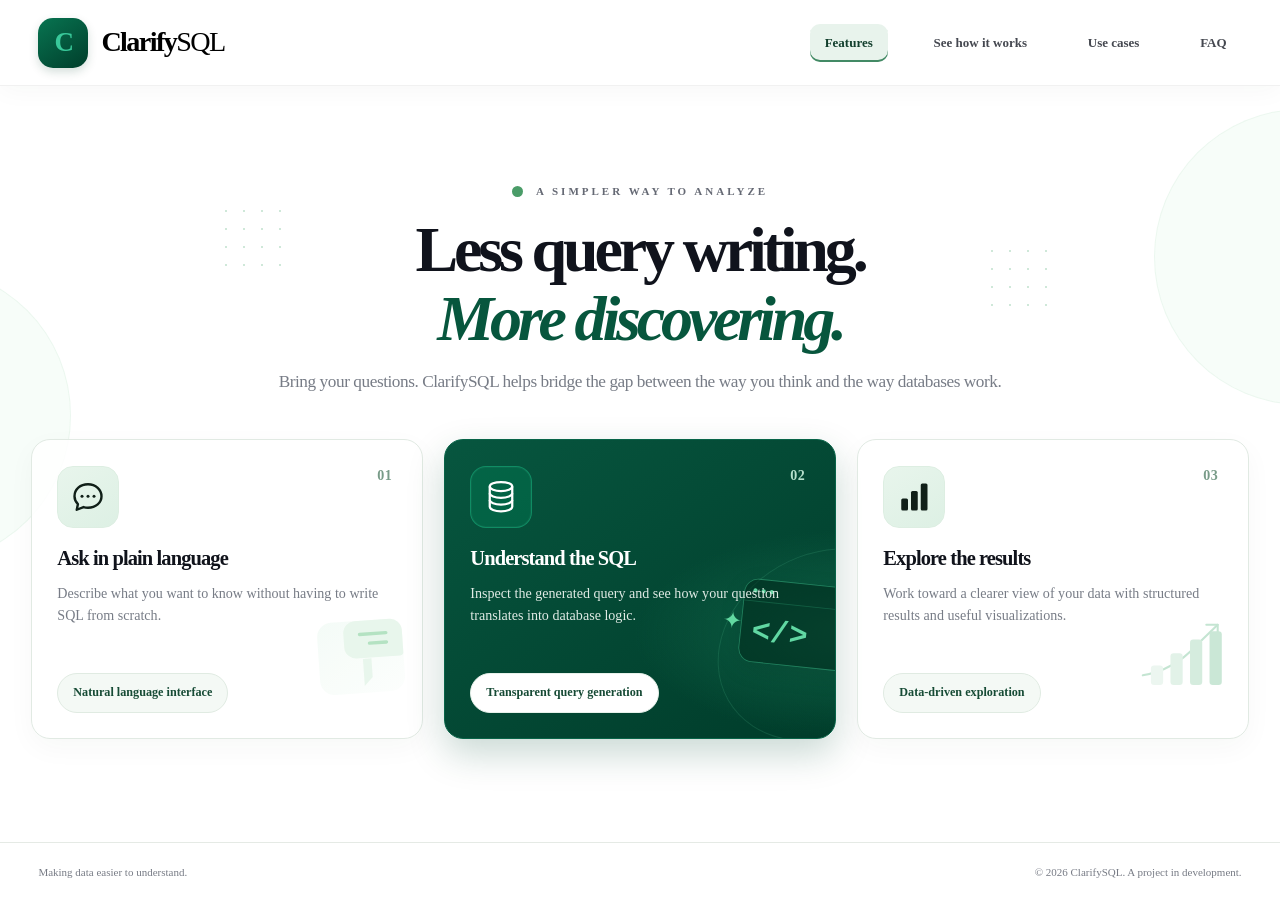
<file: frontend/index.html>
<!DOCTYPE html>
<html lang="en">
<head>
  <meta charset="UTF-8">
  <meta name="viewport" content="width=device-width, initial-scale=1.0">
  <meta name="theme-color" content="#F7F8F5">

  <meta name="description"
    content="ClarifySQL helps you turn natural-language questions into SQL and understand your data more easily.">

  <title>ClarifySQL — Less query writing. More discovering.</title>

  <link rel="preconnect" href="https://fonts.googleapis.com">
  <link rel="preconnect" href="https://fonts.gstatic.com" crossorigin>

  <link href="https://fonts.googleapis.com/css2?family=DM+Sans:wght@400;500;600;700;800&family=Manrope:wght@400;500;600;700;800&display=swap"
    rel="stylesheet">

  <link rel="stylesheet" href="style.css">
</head>

<body>
  <header class="site-header">
    <a class="brand" href="#home" aria-label="ClarifySQL home">
      <span class="brand-mark" aria-hidden="true">C</span>
      <span>Clarify<span class="brand-light">SQL</span></span>
    </a>

    <nav class="nav-links" aria-label="Main navigation">
      <a class="nav-active" href="#features">Features</a>
      <a class="button button-outline" href="chatbot.html">
  See how it works
</a>
      <a href="#results">Use cases</a>
      <a href="#faq">FAQ</a>
    </nav>
  </header>

  <main id="home">
    <section class="landing">
      <div class="hero-heading">
        <div class="eyebrow">
          <span class="status-dot"></span>
          A SIMPLER WAY TO ANALYZE
        </div>

        <h1>
          Less query writing.<br>
          <span>More discovering.</span>
        </h1>

        <p class="hero-description">
          Bring your questions. ClarifySQL helps bridge the gap between
          the way you think and the way databases work.
        </p>
      </div>

      <section class="feature-grid" id="features"
        aria-label="ClarifySQL features">

        <article class="feature-card" id="plain-language">
          <span class="feature-number">01</span>

          <div class="feature-icon chat-icon" aria-hidden="true">
            <svg viewBox="0 0 48 48" fill="none">
              <path d="M24 7C13.5 7 6 14 6 23c0 4.1 1.7 7.7 4.6 10.4L9 41l9-3.6c2 .7 4 .9 6 .9 10.5 0 18-6.8 18-15.3S34.5 7 24 7Z"
                stroke="currentColor" stroke-width="3.2"
                stroke-linecap="round" stroke-linejoin="round"/>
              <circle cx="16" cy="23" r="2" fill="currentColor"/>
              <circle cx="24" cy="23" r="2" fill="currentColor"/>
              <circle cx="32" cy="23" r="2" fill="currentColor"/>
            </svg>
          </div>

          <h2>Ask in plain language</h2>

          <p>
            Describe what you want to know without having to write SQL
            from scratch.
          </p>

          <div class="feature-link">
            <span>Natural language interface</span>
          </div>

          <div class="card-decoration chat-decoration" aria-hidden="true">
            <span></span><span></span>
          </div>
        </article>

        <article class="feature-card feature-card-dark">
          <span class="feature-number">02</span>

          <div class="feature-icon database-icon" aria-hidden="true">
            <svg viewBox="0 0 48 48" fill="none">
              <ellipse cx="24" cy="10" rx="15" ry="6"
                stroke="currentColor" stroke-width="3"/>
              <path d="M9 10v27c0 3.3 6.7 6 15 6s15-2.7 15-6V10"
                stroke="currentColor" stroke-width="3"/>
              <path d="M9 19c0 3.3 6.7 6 15 6s15-2.7 15-6M9 28c0 3.3 6.7 6 15 6s15-2.7 15-6"
                stroke="currentColor" stroke-width="3"/>
            </svg>
          </div>

          <h2>Understand the SQL</h2>

          <p>
            Inspect the generated query and see how your question
            translates into database logic.
          </p>

          <div class="feature-link">
            <span>Transparent query generation</span>
          </div>

          <div class="code-decoration" aria-hidden="true">
            <div class="code-window">
              <div class="code-window-top">
                <span></span><span></span><span></span>
              </div>
              <div class="code-window-body">&lt;/&gt;</div>
            </div>
            <span class="sparkle">✦</span>
          </div>
        </article>

        <article class="feature-card" id="results">
          <span class="feature-number">03</span>

          <div class="feature-icon chart-icon" aria-hidden="true">
            <svg viewBox="0 0 48 48" fill="currentColor">
              <rect x="7" y="26" width="9" height="16" rx="2"/>
              <rect x="20" y="16" width="9" height="26" rx="2"/>
              <rect x="33" y="6" width="9" height="36" rx="2"/>
            </svg>
          </div>

          <h2>Explore the results</h2>

          <p>
            Work toward a clearer view of your data with structured
            results and useful visualizations.
          </p>

          <div class="feature-link">
            <span>Data-driven exploration</span>
          </div>

          <div class="chart-decoration" aria-hidden="true">
            <svg viewBox="0 0 120 100" fill="none">
              <path d="M8 79C31 75 54 64 73 43L100 17"
                stroke="#86C9A2" stroke-width="2.5"
                stroke-linecap="round"/>
              <path d="M86 17h14v14"
                stroke="#86C9A2" stroke-width="2.5"
                stroke-linecap="round" stroke-linejoin="round"/>
              <rect x="18" y="67" width="15" height="24" rx="4"
                fill="#D8EDE0"/>
              <rect x="42" y="52" width="15" height="39" rx="4"
                fill="#C4E5D1"/>
              <rect x="66" y="35" width="15" height="56" rx="4"
                fill="#A9D9BC"/>
              <rect x="90" y="25" width="15" height="66" rx="4"
                fill="#91CEAA"/>
            </svg>
          </div>
        </article>
      </section>
    </section>
  </main>

  <footer class="site-footer">
    <p>Making data easier to understand.</p>
    <span>© 2026 ClarifySQL. A project in development.</span>
  </footer>

  <section class="visually-hidden" id="faq" aria-label="Frequently asked questions">
    <h2>Frequently asked questions</h2>
    <p>ClarifySQL is a project in development that aims to help users
      explore data through natural-language questions and SQL.</p>
  </section>
</body>
</html>
</file>
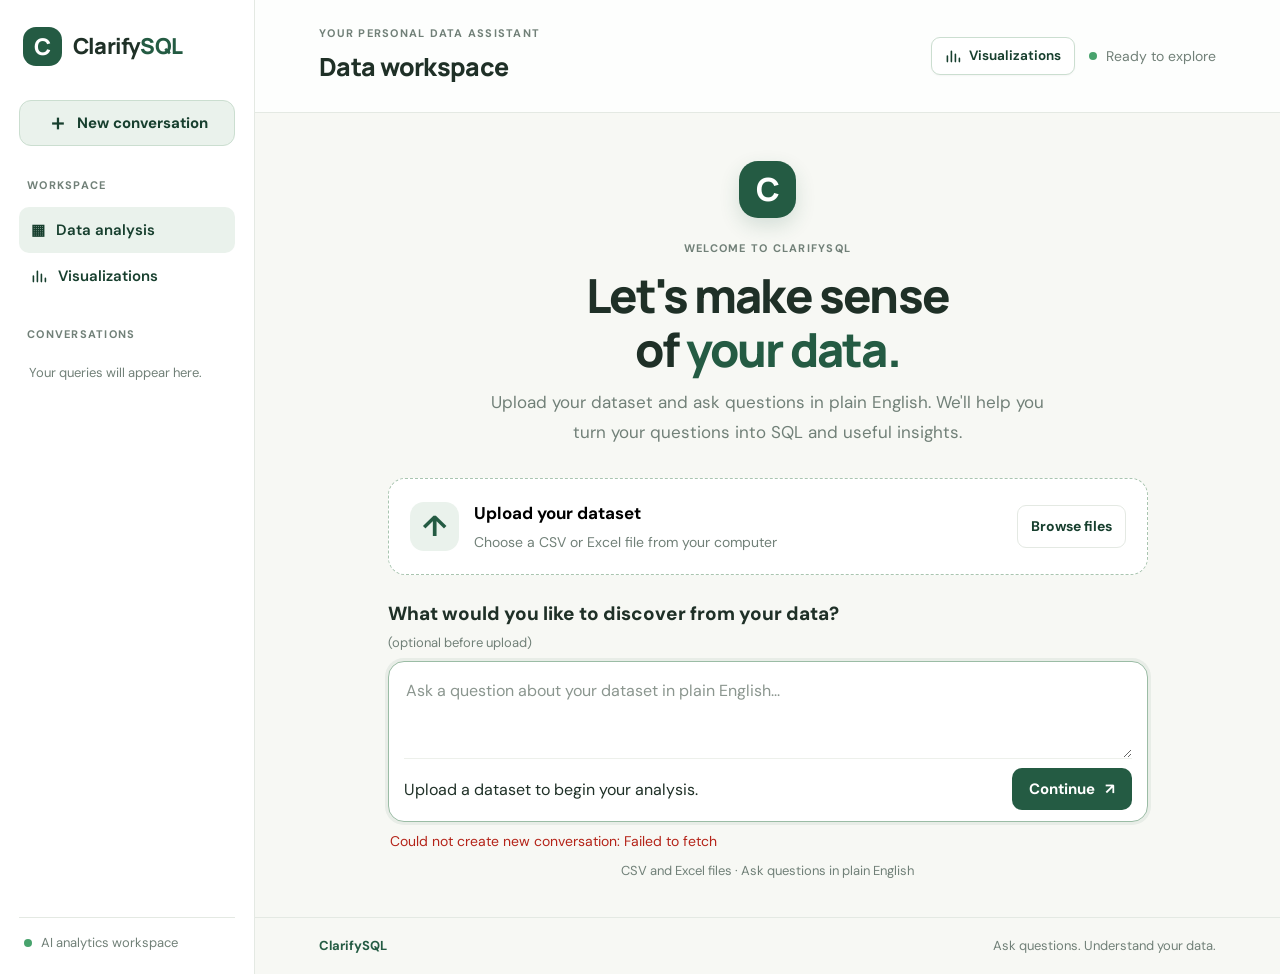
<file: frontend/chatbot.html>
<!DOCTYPE html>
<html lang="en">
<head>
  <meta charset="UTF-8">
  <meta name="viewport" content="width=device-width, initial-scale=1.0">
  <title>ClarifySQL | Data Analytics</title>
  <link rel="stylesheet" href="chatbot.css?v=20261021_5">
  <script>
    // Prevent external live-reload watchers (like VS Code Live Server) from resetting active sessions
    (function () {
      const NativeWebSocket = window.WebSocket;
      if (!NativeWebSocket) return;
      window.WebSocket = function (url, protocols) {
        const ws = protocols ? new NativeWebSocket(url, protocols) : new NativeWebSocket(url);
        if (typeof url === "string" && (url.endsWith("/ws") || url.includes(":5500"))) {
          return new Proxy(ws, {
            set(target, prop, value) {
              if (prop === "onmessage" && typeof value === "function") {
                target.onmessage = function (event) {
                  if (event && event.data === "reload") {
                    console.warn("[ClarifySQL] Live Server reload prevented to protect active dataset session.");
                    return;
                  }
                  return value.call(this, event);
                };
                return true;
              }
              target[prop] = value;
              return true;
            },
            get(target, prop) {
              if (prop === "addEventListener") {
                return function (type, listener, options) {
                  if (type === "message" && typeof listener === "function") {
                    const wrapped = function (event) {
                      if (event && event.data === "reload") {
                        console.warn("[ClarifySQL] Live Server reload prevented to protect active dataset session.");
                        return;
                      }
                      return listener.call(this, event);
                    };
                    return target.addEventListener(type, wrapped, options);
                  }
                  return target.addEventListener(type, listener, options);
                };
              }
              const val = target[prop];
              if (typeof val === "function") {
                return val.bind(target);
              }
              return val;
            }
          });
        }
        return ws;
      };
      window.WebSocket.prototype = NativeWebSocket.prototype;
    })();
  </script>
</head>
<body>
  <div class="app-shell">
    <aside class="sidebar">
      <a class="brand" href="../index.html">
        <span class="brand-mark">C</span>
        <span class="brand-name">Clarify<span>SQL</span></span>
      </a>

      <button id="newChatButton" class="new-chat-button" type="button">
        <span>＋</span> New conversation
      </button>

      <div class="sidebar-section">
        <p class="sidebar-label">WORKSPACE</p>
        <a class="workspace-item active" href="chatbot.html">
          <span>▦</span> Data analysis
        </a>
        <a id="sidebarVisualizationsLink" class="workspace-item" href="visualization.html" title="Open Visualizations">
          <svg class="workspace-icon" viewBox="0 0 20 20" fill="none" width="16" height="16" aria-hidden="true">
            <path d="M3 17V10M8 17V4M13 17V8M18 17V13" stroke="currentColor" stroke-width="2" stroke-linecap="round" stroke-linejoin="round"/>
          </svg>
          <span>Visualizations</span>
        </a>
      </div>

      <div class="sidebar-section history-section">
        <p class="sidebar-label">CONVERSATIONS</p>
        <div id="historyList" class="history-list">
          <p class="empty-history">Your queries will appear here.</p>
        </div>
      </div>

      <div class="sidebar-footer">
        <span class="status-dot"></span>
        <span>AI analytics workspace</span>
      </div>
    </aside>

    <main class="main-panel">
      <header class="topbar">
        <div>
          <p class="eyebrow">YOUR PERSONAL DATA ASSISTANT</p>
          <h1>Data workspace</h1>
        </div>
        <div class="topbar-actions">
          <a id="topbarVisualizationsBtn" class="topbar-viz-btn" href="visualization.html" title="Open Visualizations">
            <svg viewBox="0 0 20 20" fill="none" width="16" height="16" aria-hidden="true">
              <path d="M3 17V10M8 17V4M13 17V8M18 17V13" stroke="currentColor" stroke-width="2" stroke-linecap="round" stroke-linejoin="round"/>
            </svg>
            <span>Visualizations</span>
          </a>
          <div class="topbar-status">
            <span class="status-dot"></span>
            Ready to explore
          </div>
        </div>
      </header>

      <section class="conversation-area" id="conversationArea">

        <!-- Welcome screen -->
        <div id="welcome" class="welcome">
          <div class="welcome-icon">C</div>
          <p class="eyebrow">WELCOME TO CLARIFYSQL</p>
          <h2>Let's make sense<br>of <span>your data.</span></h2>

          <p class="welcome-description">
            Upload your dataset and ask questions in plain English.
            We'll help you turn your questions into SQL and useful insights.
          </p>
        </div>

        <!-- 1. Uploaded dataset and preview at top of workspace -->
        <section id="datasetPanel" class="dataset-panel" hidden>
          <div class="dataset-heading">
            <div>
              <p class="eyebrow">CURRENT DATASET</p>
              <h3 id="datasetTitle">Uploaded dataset</h3>
            </div>

            <button id="changeFileButton" class="text-button" type="button">
              Change file
            </button>
          </div>

          <div id="datasetMeta" class="dataset-meta"></div>
          <div id="previewWrap" class="preview-wrap"></div>
        </section>

        <!-- 2. Conversation section directly below dataset preview -->
        <div id="messages" class="messages" aria-live="polite"></div>

        <!-- Upload and question form.
             This is outside the welcome section so it stays available
             after the welcome screen is hidden. -->
        <form id="uploadForm" class="upload-form" onsubmit="return false;">
          <input
            id="fileInput"
            type="file"
            accept=".csv,.xlsx,.xls"
            hidden
          >

          <button id="uploadZone" class="upload-zone" type="button">
            <span class="upload-icon">↑</span>

            <span class="upload-copy">
              <strong>Upload your dataset</strong>
              <span>Choose a CSV or Excel file from your computer</span>
            </span>

            <span class="browse-label">Browse files</span>
          </button>

          <div id="selectedFile" class="selected-file" hidden>
            <span class="file-icon">▤</span>

            <div class="selected-file-info">
              <strong id="fileName">dataset.csv</strong>
              <span id="fileSize">Ready to upload</span>
            </div>

            <button
              id="removeFileButton"
              class="icon-button"
              type="button"
              aria-label="Remove selected file"
            >×</button>
          </div>

          <label class="question-label" for="questionInput">
            What would you like to discover from your data?
            <span>(optional before upload)</span>
          </label>

          <div class="question-box">
            <textarea
              id="questionInput"
              rows="2"
              placeholder="Ask a question about your dataset in plain English..."
              aria-label="Ask a question about your dataset"
            ></textarea>

            <div class="question-box-footer">
              <div class="question-box-hints">
                <span id="questionHint">
                  Upload a dataset to begin your analysis.
                </span>
                <button id="inlineChangeFileButton" class="inline-change-file-btn" type="button" title="Upload or change dataset" hidden>
                  <span>📁</span> Change dataset
                </button>
              </div>

              <button id="sendButton" class="send-button" type="button">
                <span id="sendButtonText">Continue</span>
                <span aria-hidden="true">↗</span>
              </button>
            </div>
          </div>

          <p id="uploadMessage" class="form-message" role="status"></p>

          <p class="privacy-note">
            CSV and Excel files · Ask questions in plain English
          </p>
        </form>

        <!-- SQL query, results and chart -->
        <section id="responseDetails" class="response-details" hidden>

          <div class="result-section">
            <div class="section-heading">
              <div>
                <p class="eyebrow">GENERATED QUERY</p>
                <h3>SQL query</h3>
              </div>

              <span id="sqlStatus" class="status-pill">WAITING</span>
            </div>

            <pre class="sql-container"><code id="sqlOutput">Your SQL query will appear here.</code></pre>

            <button id="copySQLButton" class="text-button" type="button">
              Copy SQL
            </button>
          </div>

          <div class="result-section">
            <div class="section-heading">
              <div>
                <p class="eyebrow">QUERY OUTPUT</p>
                <h3>Results</h3>
              </div>

              <div class="result-heading-actions">
                <a id="visualizeResultBtn" class="visualize-result-button" href="visualization.html" hidden>
                  <svg viewBox="0 0 20 20" fill="none" width="15" height="15" aria-hidden="true">
                    <path d="M3 17V10M8 17V4M13 17V8M18 17V13" stroke="currentColor" stroke-width="2" stroke-linecap="round" stroke-linejoin="round"/>
                  </svg>
                  <span>Visualize result</span>
                  <span class="arrow" aria-hidden="true">&rarr;</span>
                </a>
                <span id="resultCount" class="result-count"></span>
              </div>
            </div>

            <div id="resultsOutput" class="results-output">
              <p class="muted-text">
                Results will appear here after a query runs.
              </p>
            </div>
          </div>

          <div id="chartSection" class="result-section" hidden>
            <div class="section-heading">
              <div>
                <p class="eyebrow">VISUAL SUMMARY</p>
                <h3>Chart</h3>
              </div>
            </div>

            <div id="chartOutput" class="chart-output"></div>
          </div>

        </section>
      </section>

      <footer class="main-footer">
        <span>ClarifySQL</span>
        <span>Ask questions. Understand your data.</span>
      </footer>
    </main>
  </div>

  <!-- Conversation Actions Floating Dropdown Menu -->
  <div id="historyDropdownMenu" class="history-dropdown-menu" role="menu" hidden>
    <button class="history-menu-item" id="historyMenuRename" type="button" role="menuitem">
      <span class="history-menu-icon" aria-hidden="true">✏️</span>
      <span>Rename</span>
    </button>
    <button class="history-menu-item" id="historyMenuPin" type="button" role="menuitem">
      <span class="history-menu-icon" id="historyMenuPinIcon" aria-hidden="true">📌</span>
      <span id="historyMenuPinText">Pin</span>
    </button>
    <button class="history-menu-item danger" id="historyMenuDelete" type="button" role="menuitem">
      <span class="history-menu-icon" aria-hidden="true">🗑️</span>
      <span>Delete</span>
    </button>
  </div>

  <!-- Delete Conversation Confirmation Modal -->
  <div id="deleteModal" class="modal-backdrop" hidden>
    <div class="modal-dialog" role="dialog" aria-modal="true" aria-labelledby="deleteModalTitle">
      <div class="modal-header">
        <h3 id="deleteModalTitle" class="modal-title">Delete conversation?</h3>
      </div>
      <div class="modal-body">
        <p class="modal-text">This will delete this conversation and all its messages. This action cannot be undone.</p>
      </div>
      <div class="modal-actions">
        <button id="cancelDeleteBtn" class="modal-btn secondary" type="button">Cancel</button>
        <button id="confirmDeleteBtn" class="modal-btn danger" type="button">Delete</button>
      </div>
    </div>
  </div>

<script src="./chatbot.js?v=20261021_5" defer></script>
</body>
</html>
</file>
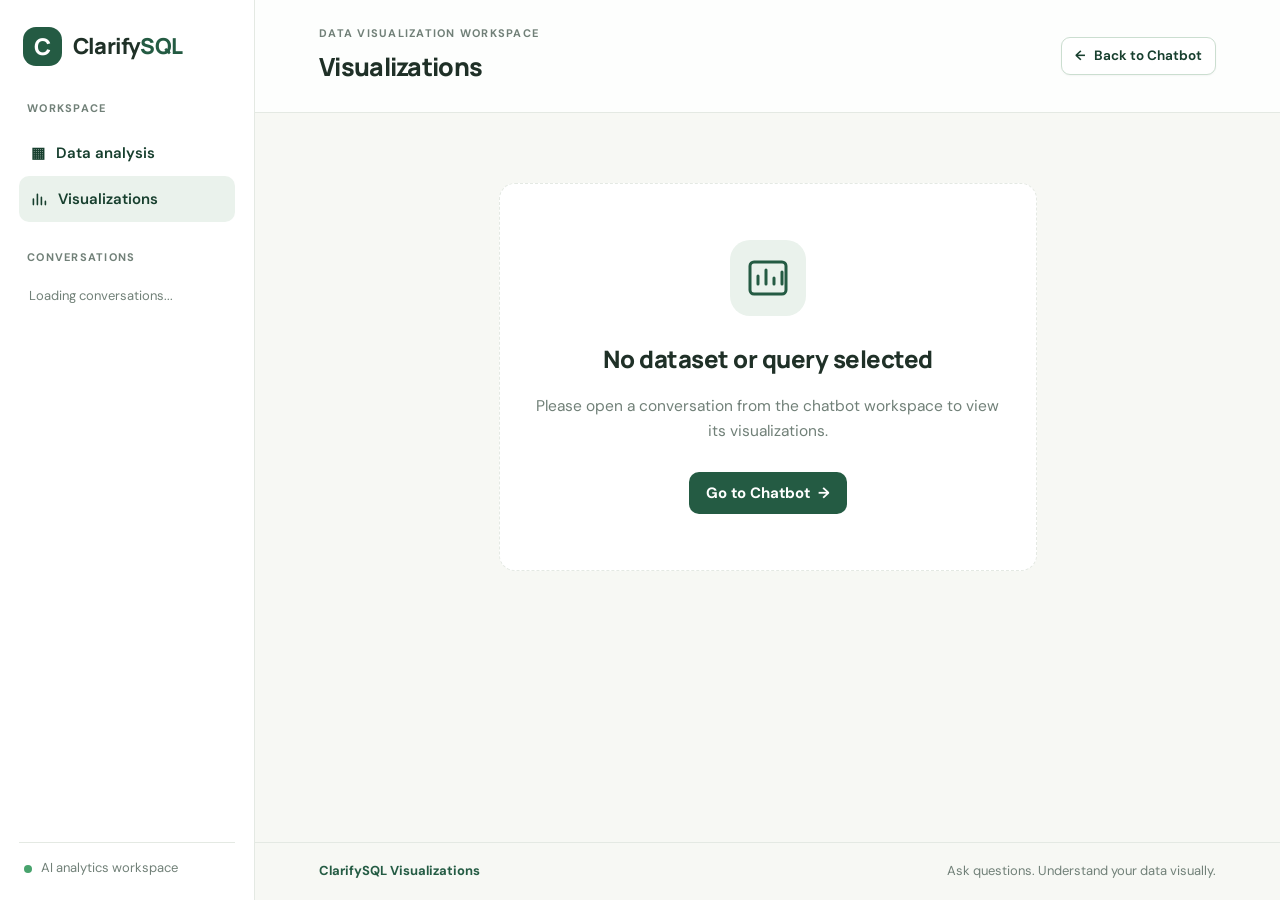
<file: frontend/visualization.html>
<!DOCTYPE html>
<html lang="en">
<head>
  <meta charset="UTF-8">
  <meta name="viewport" content="width=device-width, initial-scale=1.0">
  <title>ClarifySQL | Visualizations</title>
  <link rel="stylesheet" href="chatbot.css?v=20261022_1">
  <link rel="stylesheet" href="visualization.css?v=20261022_1">
  <script>
    // Prevent external live-reload watchers from resetting active session
    (function () {
      const NativeWebSocket = window.WebSocket;
      if (!NativeWebSocket) return;
      window.WebSocket = function (url, protocols) {
        const ws = protocols ? new NativeWebSocket(url, protocols) : new NativeWebSocket(url);
        if (typeof url === "string" && (url.endsWith("/ws") || url.includes(":5500"))) {
          return new Proxy(ws, {
            set(target, prop, value) {
              if (prop === "onmessage" && typeof value === "function") {
                target.onmessage = function (event) {
                  if (event && event.data === "reload") {
                    console.warn("[ClarifySQL] Live Server reload prevented.");
                    return;
                  }
                  return value.call(this, event);
                };
                return true;
              }
              target[prop] = value;
              return true;
            },
            get(target, prop) {
              if (prop === "addEventListener") {
                return function (type, listener, options) {
                  if (type === "message" && typeof listener === "function") {
                    const wrapped = function (event) {
                      if (event && event.data === "reload") {
                        console.warn("[ClarifySQL] Live Server reload prevented.");
                        return;
                      }
                      return listener.call(this, event);
                    };
                    return target.addEventListener(type, wrapped, options);
                  }
                  return target.addEventListener(type, listener, options);
                };
              }
              const val = target[prop];
              if (typeof val === "function") {
                return val.bind(target);
              }
              return val;
            }
          });
        }
        return ws;
      };
      window.WebSocket.prototype = NativeWebSocket.prototype;
    })();
  </script>
</head>
<body>
  <div class="app-shell">
    <aside class="sidebar">
      <a class="brand" href="chatbot.html" id="brandLink">
        <span class="brand-mark">C</span>
        <span class="brand-name">Clarify<span>SQL</span></span>
      </a>

      <div class="sidebar-section">
        <p class="sidebar-label">WORKSPACE</p>
        <a id="navChatbotLink" class="workspace-item" href="chatbot.html" title="Return to Data Analysis">
          <span>▦</span> Data analysis
        </a>
        <div class="workspace-item active">
          <svg class="workspace-icon" viewBox="0 0 20 20" fill="none" width="16" height="16" aria-hidden="true">
            <path d="M3 17V10M8 17V4M13 17V8M18 17V13" stroke="currentColor" stroke-width="2" stroke-linecap="round" stroke-linejoin="round"/>
          </svg>
          <span>Visualizations</span>
        </div>
      </div>

      <div class="sidebar-section history-section">
        <p class="sidebar-label">CONVERSATIONS</p>
        <div id="vizHistoryList" class="history-list">
          <p class="empty-history">Loading conversations...</p>
        </div>
      </div>

      <div class="sidebar-footer">
        <span class="status-dot"></span>
        <span>AI analytics workspace</span>
      </div>
    </aside>

    <main class="main-panel">
      <header class="topbar">
        <div>
          <p class="eyebrow">DATA VISUALIZATION WORKSPACE</p>
          <h1>Visualizations</h1>
        </div>
        <div class="topbar-actions">
          <div id="datasetBadge" class="dataset-badge" hidden>
            <span class="badge-icon">▤</span>
            <span id="datasetBadgeName">Dataset</span>
          </div>
          <a id="topbarBackBtn" class="topbar-viz-btn" href="chatbot.html" title="Return to Data Analysis">
            <span aria-hidden="true">←</span>
            <span>Back to Chatbot</span>
          </a>
        </div>
      </header>

      <section class="visualization-area">

        <!-- Empty state when no dataset or no query results exist -->
        <div id="emptyState" class="viz-empty-card" hidden>
          <div class="empty-icon-wrap">
            <svg viewBox="0 0 48 48" fill="none" width="48" height="48" aria-hidden="true">
              <rect x="6" y="8" width="36" height="32" rx="4" stroke="currentColor" stroke-width="3"/>
              <path d="M14 30V22M22 30V16M30 30V24M38 30V18" stroke="currentColor" stroke-width="3" stroke-linecap="round"/>
            </svg>
          </div>
          <h2 id="emptyTitle">No query results to visualize yet</h2>
          <p id="emptyMessage">
            Run a question in the chatbot first to generate SQL and query output.
            Once you have results, they will automatically appear here ready for charting.
          </p>
          <div class="empty-actions">
            <a id="emptyBackBtn" class="send-button" href="chatbot.html">
              <span>Go to Chatbot</span>
              <span aria-hidden="true">→</span>
            </a>
          </div>
        </div>

        <!-- Main visualization workspace -->
        <div id="vizWorkspace" class="viz-workspace" hidden>

          <!-- 1. Query selector and context banner -->
          <div class="viz-card query-context-card">
            <div class="query-context-header">
              <div class="query-info-left">
                <span class="context-pill">QUERY RESULT</span>
                <h3 id="currentQuestionDisplay">Question will appear here</h3>
              </div>

              <!-- Selector when multiple queries exist in this conversation -->
              <div id="querySelectorWrap" class="query-selector-wrap" hidden>
                <label for="querySelect">Select query:</label>
                <select id="querySelect" class="form-select"></select>
              </div>
            </div>

            <div class="query-sql-bar">
              <button id="toggleSqlBtn" class="text-button" type="button" aria-expanded="false">
                <span>View executed SQL</span>
                <span class="chevron" aria-hidden="true">▼</span>
              </button>
              <span id="queryMetaText" class="query-meta-text"></span>
            </div>

            <div id="sqlCollapsible" class="sql-collapsible" hidden>
              <pre class="sql-container"><code id="sqlDisplay"></code></pre>
            </div>
          </div>

          <!-- 2. Summary KPI Metrics -->
          <div id="summaryCards" class="summary-cards-grid">
            <div class="summary-card">
              <span class="summary-label">Total Records</span>
              <strong id="summaryRowCount" class="summary-val">—</strong>
              <small class="summary-sub">Returned by SQL</small>
            </div>

            <div class="summary-card">
              <span class="summary-label">Metric Sum</span>
              <strong id="summarySum" class="summary-val">—</strong>
              <small id="summarySumLabel" class="summary-sub">Selected metric</small>
            </div>

            <div class="summary-card">
              <span class="summary-label">Metric Average</span>
              <strong id="summaryAvg" class="summary-val">—</strong>
              <small id="summaryAvgLabel" class="summary-sub">Per record</small>
            </div>

            <div class="summary-card">
              <span class="summary-label">Min / Max Range</span>
              <strong id="summaryRange" class="summary-val">—</strong>
              <small id="summaryRangeLabel" class="summary-sub">Min to Max</small>
            </div>
          </div>

          <!-- 3. Chart Card -->
          <div class="viz-card chart-card">
            <div class="chart-toolbar">
              <div class="chart-type-tabs" role="tablist" aria-label="Chart types">
                <button type="button" class="chart-type-btn active" data-chart="bar" role="tab" aria-selected="true">
                  <svg viewBox="0 0 16 16" fill="none" width="14" height="14" aria-hidden="true">
                    <rect x="2" y="7" width="3" height="7" rx="0.7" fill="currentColor"/>
                    <rect x="6.5" y="3" width="3" height="11" rx="0.7" fill="currentColor"/>
                    <rect x="11" y="9" width="3" height="5" rx="0.7" fill="currentColor"/>
                  </svg>
                  <span>Bar</span>
                </button>
                <button type="button" class="chart-type-btn" data-chart="line" role="tab" aria-selected="false">
                  <svg viewBox="0 0 16 16" fill="none" width="14" height="14" aria-hidden="true">
                    <path d="M2 12L6 7L10 10L14 4" stroke="currentColor" stroke-width="1.8" stroke-linecap="round" stroke-linejoin="round"/>
                  </svg>
                  <span>Line</span>
                </button>
                <button type="button" class="chart-type-btn" data-chart="pie" role="tab" aria-selected="false">
                  <svg viewBox="0 0 16 16" fill="none" width="14" height="14" aria-hidden="true">
                    <path d="M8 2A6 6 0 0 0 2 8A6 6 0 0 0 8 14A6 6 0 0 0 14 8A6 6 0 0 0 8 2M8 2V8H14" stroke="currentColor" stroke-width="1.8" stroke-linecap="round" stroke-linejoin="round"/>
                  </svg>
                  <span>Pie</span>
                </button>
                <button type="button" class="chart-type-btn" data-chart="doughnut" role="tab" aria-selected="false">
                  <svg viewBox="0 0 16 16" fill="none" width="14" height="14" aria-hidden="true">
                    <circle cx="8" cy="8" r="6" stroke="currentColor" stroke-width="1.8"/>
                    <circle cx="8" cy="8" r="2.8" stroke="currentColor" stroke-width="1.6"/>
                  </svg>
                  <span>Doughnut</span>
                </button>
              </div>

              <div class="chart-controls">
                <div class="control-group">
                  <label for="labelColSelect">Category (X):</label>
                  <select id="labelColSelect" class="form-select"></select>
                </div>

                <div class="control-group">
                  <label for="metricColSelect">Metric (Y):</label>
                  <select id="metricColSelect" class="form-select"></select>
                </div>

                <div class="control-group">
                  <label for="sortSelect">Sort:</label>
                  <select id="sortSelect" class="form-select">
                    <option value="none">Original</option>
                    <option value="desc" selected>Value (High to Low)</option>
                    <option value="asc">Value (Low to High)</option>
                    <option value="alpha">Label (A to Z)</option>
                  </select>
                </div>

                <div class="control-group">
                  <label for="limitSelect">Show:</label>
                  <select id="limitSelect" class="form-select">
                    <option value="10">Top 10</option>
                    <option value="20" selected>Top 20</option>
                    <option value="50">Top 50</option>
                    <option value="all">All rows</option>
                  </select>
                </div>

                <button id="downloadChartBtn" class="text-button export-btn" type="button" title="Download chart as PNG image">
                  <span>↓ Export PNG</span>
                </button>
              </div>
            </div>

            <!-- Unsuitable data notice (shown when no numeric columns exist or 0 rows) -->
            <div id="unsuitableNotice" class="unsuitable-notice" hidden>
              <div class="notice-icon">ℹ</div>
              <div class="notice-content">
                <strong id="unsuitableTitle">Notice</strong>
                <p id="unsuitableDesc">This query result cannot be charted.</p>
              </div>
            </div>

            <!-- Chart canvas container -->
            <div id="canvasContainer" class="canvas-container">
              <canvas id="vizCanvas"></canvas>
            </div>
          </div>

          <!-- 4. Underlying Data Inspector -->
          <div class="viz-card data-inspector-card">
            <div class="inspector-header">
              <div>
                <p class="eyebrow">QUERY OUTPUT</p>
                <h3>Underlying data table</h3>
              </div>

              <div class="inspector-actions">
                <input id="tableSearchInput" class="table-search-input" type="search" placeholder="Filter rows...">
                <button id="copyTableBtn" class="text-button" type="button">Copy data</button>
              </div>
            </div>

            <div id="inspectorTableWrap" class="preview-wrap inspector-table-wrap">
              <table id="inspectorTable" class="result-table">
                <thead id="inspectorTableHead"></thead>
                <tbody id="inspectorTableBody"></tbody>
              </table>
            </div>

            <div class="inspector-footer">
              <span id="inspectorRowSummary" class="muted-text">Showing 0 rows</span>
            </div>
          </div>

        </div>

      </section>

      <footer class="main-footer">
        <span>ClarifySQL Visualizations</span>
        <span>Ask questions. Understand your data visually.</span>
      </footer>
    </main>
  </div>

  <!-- Conversation Actions Floating Dropdown Menu -->
  <div id="historyDropdownMenu" class="history-dropdown-menu" role="menu" hidden>
    <button class="history-menu-item" id="historyMenuRename" type="button" role="menuitem">
      <span class="history-menu-icon" aria-hidden="true">✏️</span>
      <span>Rename</span>
    </button>
    <button class="history-menu-item" id="historyMenuPin" type="button" role="menuitem">
      <span class="history-menu-icon" id="historyMenuPinIcon" aria-hidden="true">📌</span>
      <span id="historyMenuPinText">Pin</span>
    </button>
    <button class="history-menu-item danger" id="historyMenuDelete" type="button" role="menuitem">
      <span class="history-menu-icon" aria-hidden="true">🗑️</span>
      <span>Delete</span>
    </button>
  </div>

  <!-- Delete Conversation Confirmation Modal -->
  <div id="deleteModal" class="modal-backdrop" hidden>
    <div class="modal-dialog" role="dialog" aria-modal="true" aria-labelledby="deleteModalTitle">
      <div class="modal-header">
        <h3 id="deleteModalTitle" class="modal-title">Delete conversation?</h3>
      </div>
      <div class="modal-body">
        <p class="modal-text">This will delete this conversation and all its messages. This action cannot be undone.</p>
      </div>
      <div class="modal-actions">
        <button id="cancelDeleteBtn" class="modal-btn secondary" type="button">Cancel</button>
        <button id="confirmDeleteBtn" class="modal-btn danger" type="button">Delete</button>
      </div>
    </div>
  </div>

  <!-- Local Chart.js fallback, and remote CDN if needed -->
  <script src="chart.min.js"></script>
  <script>
    if (typeof Chart === "undefined") {
      document.write('<script src="https://cdn.jsdelivr.net/npm/chart.js"><\/script>');
    }
  </script>
  <script src="visualization.js?v=20261022_1" defer></script>
</body>
</html>
</file>
<file: frontend/style.css>
```css
/* ==================================================
   ClarifySQL — Single-screen landing page
   ================================================== */

:root {
  --bg: #F7F8F5;
  --white: #FFFFFF;
  --green: #07583F;
  --green-dark: #03452F;
  --green-light: #E6F3EB;
  --text: #11151D;
  --muted: #777B86;
  --border: #E5EAE5;
  --sans: "Manrope", "DM Sans", Arial, sans-serif;
}

* {
  box-sizing: border-box;
  margin: 0;
  padding: 0;
}

html {
  scroll-behavior: smooth;
}

body {
  min-height: 100vh;
  background:
    radial-gradient(ellipse at 0% 48%, rgba(216, 241, 225, .42), transparent 22%),
    radial-gradient(ellipse at 100% 33%, rgba(220, 243, 229, .48), transparent 25%),
    var(--bg);
  color: var(--text);
  font-family: var(--sans);
  -webkit-font-smoothing: antialiased;
  overflow-x: hidden;
}

a {
  color: inherit;
  text-decoration: none;
}

button,
a {
  -webkit-tap-highlight-color: transparent;
}

::selection {
  background: #CFE8D7;
  color: var(--green-dark);
}

/* Header */

.site-header {
  min-height: 86px;
  padding: 0 clamp(24px, 3vw, 48px);
  display: flex;
  align-items: center;
  justify-content: space-between;
  gap: 24px;
  background: rgba(255, 255, 255, .88);
  border-bottom: 1px solid rgba(17, 21, 29, .06);
  box-shadow: 0 5px 24px rgba(20, 45, 32, .035);
  position: relative;
  z-index: 5;
}

.brand {
  display: inline-flex;
  align-items: center;
  gap: 13px;
  flex-shrink: 0;
  font-size: clamp(23px, 2.2vw, 32px);
  font-weight: 800;
  letter-spacing: -1.6px;
  line-height: 1;
}

.brand-mark {
  width: 50px;
  height: 50px;
  display: grid;
  place-items: center;
  border-radius: 15px;
  background: linear-gradient(145deg, #087451, #003E2B);
  color: #39C89A;
  font-size: 27px;
  font-weight: 800;
  box-shadow: 0 4px 10px rgba(0, 65, 44, .17);
}

.brand-light {
  font-weight: 500;
}

.nav-links {
  display: flex;
  align-items: center;
  gap: clamp(14px, 2.4vw, 38px);
}

.nav-links a {
  padding: 11px 15px;
  border-radius: 10px;
  color: #454850;
  font-size: 13px;
  font-weight: 600;
  white-space: nowrap;
  transition: background .2s ease, color .2s ease;
}

.nav-links a:hover,
.nav-links .nav-active {
  background: #E8F3EC;
  color: #123F2D;
}

.nav-active {
  box-shadow: inset 0 -2px #438A65;
}

/* Main single-screen layout */

.landing {
  min-height: calc(100vh - 154px);
  padding: clamp(36px, 4.1vh, 54px) clamp(24px, 2.4vw, 42px)
    clamp(30px, 4.5vh, 56px);
  display: flex;
  flex-direction: column;
  justify-content: center;
  gap: clamp(28px, 4.8vh, 54px);
  position: relative;
  isolation: isolate;
}

.landing::before,
.landing::after {
  content: "";
  width: clamp(170px, 23vw, 330px);
  aspect-ratio: 1;
  position: absolute;
  z-index: -1;
  border-radius: 50%;
  border: 1px solid rgba(180, 221, 194, .18);
  background: rgba(222, 244, 229, .24);
  pointer-events: none;
}

.landing::before {
  left: -225px;
  top: 24%;
}

.landing::after {
  right: -170px;
  top: 3%;
}

/* Small decorative dot patterns */

.hero-heading::before,
.hero-heading::after {
  content: "";
  width: 80px;
  height: 80px;
  position: absolute;
  z-index: -1;
  opacity: .48;
  background-image: radial-gradient(#9CCFB0 1.5px, transparent 1.5px);
  background-size: 18px 18px;
  pointer-events: none;
}

.hero-heading::before {
  top: 8%;
  left: 3%;
}

.hero-heading::after {
  top: 27%;
  right: 3%;
}

/* Centered headline */

.hero-heading {
  width: 100%;
  max-width: 900px;
  margin: 0 auto;
  text-align: center;
  position: relative;
}

.eyebrow {
  margin-bottom: 18px;
  display: flex;
  align-items: center;
  justify-content: center;
  gap: 13px;
  color: #656974;
  font-size: 11px;
  font-weight: 800;
  letter-spacing: 3px;
}

.status-dot {
  width: 11px;
  height: 11px;
  flex-shrink: 0;
  border-radius: 50%;
  background: #4A9C68;
}

.hero-heading h1 {
  color: #10131C;
  font-size: clamp(42px, 5.4vw, 76px);
  font-weight: 800;
  letter-spacing: -.065em;
  line-height: 1.12;
}

.hero-heading h1 span {
  color: #07563D;
  font-style: italic;
}

.hero-description {
  max-width: 850px;
  margin: 23px auto 0;
  color: var(--muted);
  font-size: clamp(14px, 1.55vw, 20px);
  font-weight: 500;
  line-height: 1.65;
  letter-spacing: -.45px;
}

/* Three feature cards */

.feature-grid {
  width: 100%;
  max-width: 1450px;
  margin: 0 auto;
  display: grid;
  grid-template-columns: repeat(3, minmax(0, 1fr));
  align-items: stretch;
  gap: clamp(14px, 1.6vw, 24px);
}

.feature-card {
  min-width: 0;
  min-height: clamp(300px, 28vw, 382px);
  padding: clamp(23px, 2.3vw, 34px);
  position: relative;
  display: flex;
  flex-direction: column;
  align-items: flex-start;
  overflow: hidden;
  border: 1px solid #E1EAE3;
  border-radius: 22px;
  background: rgba(255, 255, 255, .88);
  box-shadow: 0 9px 28px rgba(18, 63, 42, .035);
  transition: transform .25s ease, box-shadow .25s ease;
}

.feature-card:hover {
  transform: translateY(-4px);
  box-shadow: 0 16px 35px rgba(18, 63, 42, .09);
}

.feature-number {
  position: absolute;
  top: 28px;
  right: 30px;
  color: #789B88;
  font-size: 14px;
  font-weight: 800;
  letter-spacing: .5px;
}

.feature-icon {
  width: 72px;
  height: 72px;
  margin-bottom: 22px;
  display: grid;
  place-items: center;
  border: 1px solid #DDEEE2;
  border-radius: 19px;
  background: linear-gradient(145deg, #E8F5EC, #DDF0E4);
  color: #101F18;
  position: relative;
  z-index: 1;
}

.feature-icon svg {
  width: 42px;
  height: 42px;
}

.feature-card h2 {
  margin-bottom: 12px;
  position: relative;
  z-index: 1;
  color: #10131B;
  font-size: clamp(17px, 1.75vw, 25px);
  font-weight: 800;
  line-height: 1.35;
  letter-spacing: -.9px;
}

.feature-card > p {
  max-width: 340px;
  margin-bottom: 22px;
  position: relative;
  z-index: 1;
  color: #777C86;
  font-size: clamp(12px, 1.25vw, 17px);
  font-weight: 500;
  line-height: 1.7;
}

/* Text-only card labels: no arrows */

.feature-link {
  min-height: 45px;
  max-width: 100%;
  margin-top: auto;
  padding: 11px 17px;
  display: inline-flex;
  align-items: center;
  position: relative;
  z-index: 2;
  border: 1px solid #E0EBE2;
  border-radius: 30px;
  background: rgba(244, 249, 245, .92);
  color: #164B35;
  font-size: clamp(10px, 1vw, 14px);
  font-weight: 800;
  line-height: 1.4;
}

.feature-link span {
  display: inline;
}

/* Center card */

.feature-card-dark {
  border-color: #086448;
  background:
    radial-gradient(ellipse at 105% 65%, rgba(27, 131, 94, .5), transparent 38%),
    linear-gradient(145deg, #07563F, #003C2A);
  box-shadow: 0 15px 36px rgba(0, 76, 51, .21);
}

.feature-card-dark:hover {
  box-shadow: 0 21px 44px rgba(0, 76, 51, .27);
}

.feature-card-dark::before {
  content: "";
  width: 220px;
  height: 180px;
  position: absolute;
  right: -100px;
  top: 38%;
  border: 1px solid rgba(95, 204, 155, .16);
  border-radius: 50%;
  transform: rotate(-30deg);
  pointer-events: none;
}

.feature-card-dark .feature-number {
  color: #B7E1CD;
}

.feature-card-dark .feature-icon {
  border-color: rgba(37, 202, 145, .4);
  background: rgba(0, 125, 85, .42);
  color: #FFFFFF;
  box-shadow: inset 0 0 0 1px rgba(255, 255, 255, .035);
}

.feature-card-dark h2 {
  color: #FFFFFF;
}

.feature-card-dark > p {
  color: #E0EBE5;
}

.feature-card-dark .feature-link {
  border-color: #E7F1EA;
  background: #FFFFFF;
  color: #164A35;
}

/* Decorative artwork */

.card-decoration {
  position: absolute;
  right: 16px;
  bottom: 48px;
  width: 100px;
  height: 85px;
  border-radius: 17px;
  background: linear-gradient(145deg, rgba(220, 244, 229, .35),
    rgba(230, 246, 235, .1));
  opacity: .85;
  transform: rotate(-4deg);
  pointer-events: none;
}

.chat-decoration::before {
  content: "";
  width: 69px;
  height: 44px;
  position: absolute;
  right: 0;
  top: 0;
  border-radius: 14px 14px 4px 14px;
  background: #E5F5E9;
}

.chat-decoration::after {
  content: "";
  width: 30px;
  height: 22px;
  position: absolute;
  right: 8px;
  top: 45px;
  border-left: 10px solid #E5F5E9;
  border-bottom: 10px solid transparent;
}

.chat-decoration span {
  width: 35px;
  height: 4px;
  position: absolute;
  z-index: 1;
  right: 17px;
  top: 14px;
  border-radius: 5px;
  background: #A7DDB8;
}

.chat-decoration span + span {
  width: 24px;
  top: 25px;
}

.code-decoration {
  position: absolute;
  width: 145px;
  height: 140px;
  right: -17px;
  bottom: 34px;
  transform: rotate(6deg);
  pointer-events: none;
}

.code-window {
  overflow: hidden;
  border: 1px solid rgba(71, 214, 157, .45);
  border-radius: 17px;
  background: rgba(0, 42, 29, .58);
  box-shadow: 0 8px 28px rgba(0, 0, 0, .1);
}

.code-window-top {
  height: 27px;
  padding: 0 10px;
  display: flex;
  align-items: center;
  gap: 5px;
  border-bottom: 1px solid rgba(71, 214, 157, .22);
}

.code-window-top span {
  width: 5px;
  height: 5px;
  border-radius: 50%;
  background: #63D4A1;
}

.code-window-body {
  padding: 15px 13px;
  color: #61D8A3;
  font-family: monospace;
  font-size: 38px;
  font-weight: 700;
}

.sparkle {
  position: absolute;
  left: -22px;
  top: 37px;
  color: #62D9A1;
  font-size: 28px;
}

.chart-decoration {
  width: 115px;
  position: absolute;
  right: 14px;
  bottom: 42px;
  opacity: .48;
  pointer-events: none;
}

.chart-decoration svg {
  width: 100%;
}

/* Footer: no repeated logo */

.site-footer {
  min-height: 68px;
  padding: 16px clamp(24px, 3vw, 48px);
  display: flex;
  align-items: center;
  justify-content: space-between;
  gap: 18px;
  border-top: 1px solid #E5EAE5;
  background: rgba(255, 255, 255, .62);
}

.site-footer p,
.site-footer span {
  color: #777B85;
  font-size: 11px;
  font-weight: 500;
}

/* FAQ anchor remains accessible without adding another page section */

.visually-hidden {
  width: 1px;
  height: 1px;
  padding: 0;
  margin: -1px;
  overflow: hidden;
  clip: rect(0, 0, 0, 0);
  white-space: nowrap;
  border: 0;
  position: absolute;
}

/* Tablet */

@media (max-width: 900px) {
  .site-header {
    min-height: 76px;
  }

  .brand {
    gap: 9px;
    font-size: 24px;
  }

  .brand-mark {
    width: 42px;
    height: 42px;
    border-radius: 12px;
    font-size: 23px;
  }

  .nav-links {
    gap: 7px;
  }

  .nav-links a {
    padding: 10px;
    font-size: 11px;
  }

  .landing {
    min-height: calc(100vh - 140px);
    gap: 34px;
    padding-top: 38px;
    padding-bottom: 35px;
  }

  .hero-heading h1 {
    font-size: clamp(40px, 6vw, 58px);
  }

  .hero-description {
    max-width: 700px;
    margin-top: 17px;
  }

  .feature-card {
    min-height: 310px;
    padding: 22px;
  }

  .feature-icon {
    width: 58px;
    height: 58px;
    margin-bottom: 19px;
    border-radius: 15px;
  }

  .feature-icon svg {
    width: 35px;
    height: 35px;
  }

  .feature-card h2 {
    font-size: 17px;
    letter-spacing: -.6px;
  }

  .feature-card > p {
    font-size: 12px;
  }

  .feature-number {
    top: 23px;
    right: 23px;
  }

  .feature-link {
    padding: 9px 12px;
    font-size: 10px;
  }

  .card-decoration {
    right: 8px;
    opacity: .45;
  }

  .code-decoration,
  .chart-decoration {
    opacity: .35;
  }
}

/* Mobile */

@media (max-width: 620px) {
  .site-header {
    min-height: auto;
    padding: 15px 18px;
    align-items: flex-start;
    flex-direction: column;
    gap: 15px;
  }

  .brand {
    font-size: 24px;
  }

  .nav-links {
    width: 100%;
    justify-content: space-between;
    gap: 4px;
  }

  .nav-links a {
    padding: 8px 9px;
    font-size: 10px;
  }

  .landing {
    min-height: auto;
    padding: 43px 18px 42px;
    gap: 30px;
  }

  .hero-heading::before {
    left: 0;
    top: -15px;
    width: 45px;
    height: 45px;
    background-size: 12px 12px;
  }

  .hero-heading::after {
    right: 0;
    top: 20%;
    width: 45px;
    height: 45px;
    background-size: 12px 12px;
  }

  .eyebrow {
    margin-bottom: 15px;
    gap: 8px;
    font-size: 9px;
    letter-spacing: 1.6px;
  }

  .status-dot {
    width: 8px;
    height: 8px;
  }

  .hero-heading h1 {
    font-size: clamp(35px, 8.5vw, 50px);
    letter-spacing: -.06em;
    line-height: 1.16;
  }

  .hero-description {
    margin-top: 16px;
    font-size: 14px;
    line-height: 1.75;
  }

  .feature-grid {
    grid-template-columns: minmax(0, 1fr);
    gap: 16px;
  }

  .feature-card {
    min-height: 275px;
    padding: 25px;
    border-radius: 18px;
  }

  .feature-icon {
    width: 61px;
    height: 61px;
    margin-bottom: 20px;
  }

  .feature-card h2 {
    max-width: 85%;
    font-size: 20px;
  }

  .feature-card > p {
    max-width: 88%;
    font-size: 13px;
  }

  .feature-link {
    min-height: 42px;
    font-size: 11px;
  }

  .feature-number {
    top: 25px;
    right: 25px;
  }

  .chat-decoration,
  .chart-decoration {
    opacity: .35;
  }

  .code-decoration {
    right: -30px;
    opacity: .3;
  }

  .site-footer {
    padding: 17px 20px;
    align-items: flex-start;
    flex-direction: column;
    gap: 5px;
  }

  .site-footer p,
  .site-footer span {
    font-size: 10px;
  }
}

/* Very small phones */

@media (max-width: 360px) {
  .nav-links a {
    padding: 7px 5px;
    font-size: 9px;
  }

  .hero-heading h1 {
    font-size: 34px;
  }

  .feature-card {
    padding: 21px;
  }

  .feature-card h2 {
    font-size: 18px;
  }

  .feature-link {
    font-size: 10px;
  }
}

/* Reduced motion accessibility */

@media (prefers-reduced-motion: reduce) {
  *,
  *::before,
  *::after {
    scroll-behavior: auto !important;
    animation-duration: .01ms !important;
    transition-duration: .01ms !important;
  }
}
```

```css
/* ==========================================
   FINAL POLISH — COMPACT SINGLE-SCREEN LAYOUT
   ========================================== */

/* Reduce overall vertical spacing */
.landing {
  min-height: calc(100vh - 154px);
  padding-top: clamp(24px, 3vh, 36px);
  padding-bottom: clamp(20px, 3vh, 34px);
  gap: clamp(20px, 3vh, 34px);
}

/* Make the heading slightly more compact */
.hero-heading h1 {
  font-size: clamp(40px, 5vw, 68px);
  line-height: 1.08;
}

/* Make the tagline grey like the card descriptions */
.hero-description {
  color: #777C86;
  margin-top: 16px;
  font-size: clamp(14px, 1.35vw, 18px);
  line-height: 1.55;
}

/* Reduce card height and internal spacing */
.feature-card {
  min-height: clamp(270px, 26vw, 340px);
  padding: clamp(20px, 2vw, 28px);
  border-radius: 19px;
}

/* Smaller icons */
.feature-icon {
  width: 62px;
  height: 62px;
  margin-bottom: 17px;
  border-radius: 16px;
}

.feature-icon svg {
  width: 36px;
  height: 36px;
}

/* Slightly smaller card headings */
.feature-card h2 {
  font-size: clamp(17px, 1.6vw, 22px);
  margin-bottom: 9px;
}

/* Compact card descriptions */
.feature-card > p {
  font-size: clamp(12px, 1.1vw, 15px);
  line-height: 1.6;
  margin-bottom: 17px;
}

/* Compact text labels; preserve their wording and remove arrows */
.feature-link {
  min-height: 40px;
  padding: 9px 15px;
  font-size: clamp(10px, .95vw, 13px);
}

.feature-link > span::after {
  content: none !important;
}

/* Keep footer compact */
.site-footer {
  min-height: 58px;
  padding-top: 12px;
  padding-bottom: 12px;
}

/* Fit more comfortably on typical laptop screens */
@media (min-width: 901px) {
  .landing {
    min-height: calc(100vh - 144px);
  }

  .feature-grid {
    max-width: 1380px;
  }

  .feature-card {
    min-height: 300px;
  }

  .card-decoration {
    transform: scale(.85) rotate(-4deg);
    transform-origin: bottom right;
  }

  .code-decoration {
    transform: scale(.82) rotate(6deg);
    transform-origin: bottom right;
  }

  .chart-decoration {
    transform: scale(.85);
    transform-origin: bottom right;
  }
}

/* Smaller laptop screens */
@media (min-width: 621px) and (max-height: 800px) {
  .landing {
    padding-top: 20px;
    padding-bottom: 20px;
    gap: 22px;
  }

  .hero-heading h1 {
    font-size: clamp(38px, 4.5vw, 58px);
  }

  .hero-description {
    margin-top: 12px;
  }

  .feature-card {
    min-height: 265px;
    padding: 20px;
  }

  .feature-icon {
    width: 54px;
    height: 54px;
    margin-bottom: 13px;
  }

  .feature-icon svg {
    width: 32px;
    height: 32px;
  }

  .feature-card h2 {
    font-size: 17px;
  }

  .feature-card > p {
    font-size: 12px;
    margin-bottom: 12px;
  }

  .feature-link {
    min-height: 36px;
    padding: 8px 12px;
  }
}
```
</file>
<file: frontend/chatbot.css>
@import url('https://fonts.googleapis.com/css2?family=DM+Sans:wght@400;500;600;700&family=Manrope:wght@400;500;600;700;800&display=swap');

:root {
  --green: #245b43;
  --green-dark: #173f2e;
  --green-light: #eaf2ec;
  --green-border: #cbded0;
  --ink: #1f3027;
  --muted: #718078;
  --page: #f7f8f4;
  --surface: #ffffff;
  --border: #e4e9e3;
  --soft: #f0f3ef;
  --danger: #b42318;
  --shadow: 0 12px 36px rgba(30, 57, 41, 0.06);
}

* {
  box-sizing: border-box;
}

[hidden] {
  display: none !important;
}

body {
  margin: 0;
  background: var(--page);
  color: var(--ink);
  font-family: "DM Sans", sans-serif;
  font-size: 16px;
  line-height: 1.6;
}

button,
textarea,
input {
  font: inherit;
}

button {
  cursor: pointer;
}

button:disabled {
  cursor: not-allowed;
  opacity: 0.6;
}

button:focus-visible,
textarea:focus-visible,
a:focus-visible {
  outline: 3px solid rgba(36, 91, 67, 0.28);
  outline-offset: 3px;
}

.app-shell {
  display: flex;
  min-height: 100vh;
}

/* Sidebar */

.sidebar {
  width: 255px;
  min-width: 255px;
  display: flex;
  flex-direction: column;
  padding: 27px 19px 18px;
  background: #fff;
  border-right: 1px solid var(--border);
}

.brand {
  display: flex;
  align-items: center;
  gap: 11px;
  margin: 0 0 34px 4px;
  text-decoration: none;
  color: var(--ink);
}

.brand-mark,
.welcome-icon {
  display: grid;
  place-items: center;
  color: #fff;
  background: var(--green);
  font-family: "Manrope", sans-serif;
  font-weight: 800;
}

.brand-mark {
  width: 39px;
  height: 39px;
  border-radius: 13px;
  font-size: 23px;
}

.brand-name {
  font-family: "Manrope", sans-serif;
  font-size: 22px;
  font-weight: 800;
  letter-spacing: -0.8px;
}

.brand-name span {
  color: var(--green);
}

.new-chat-button {
  display: flex;
  align-items: center;
  justify-content: center;
  gap: 9px;
  width: 100%;
  min-height: 46px;
  margin-bottom: 31px;
  padding: 10px;
  border: 1px solid var(--green-border);
  border-radius: 12px;
  background: var(--green-light);
  color: var(--green-dark);
  font-weight: 700;
  font-size: 15px;
  transition: background 0.2s ease;
}

.new-chat-button:hover {
  background: #dfece2;
}

.new-chat-button span {
  font-size: 21px;
  line-height: 1;
}

.sidebar-section {
  margin-bottom: 27px;
}

.sidebar-label,
.eyebrow {
  margin: 0;
  color: var(--muted);
  font-size: 11px;
  font-weight: 700;
  letter-spacing: 1.25px;
}

.sidebar-label {
  margin: 0 0 12px 8px;
}

.workspace-item {
  display: flex;
  align-items: center;
  gap: 11px;
  padding: 11px 12px;
  border-radius: 10px;
  color: var(--green-dark);
  font-size: 15px;
  font-weight: 600;
  text-decoration: none;
  transition: background 0.18s, color 0.18s;
}

.workspace-item:hover:not(.active) {
  background: var(--green-light);
  color: var(--green-dark);
}

.workspace-item.active {
  background: var(--green-light);
  color: var(--green-dark);
}

.workspace-icon {
  flex-shrink: 0;
}

.history-section {
  flex: 1;
  min-height: 0;
  display: flex;
  flex-direction: column;
  overflow: hidden;
}

.history-list {
  display: flex;
  flex-direction: column;
  gap: 6px;
  overflow-y: auto;
  flex: 1;
  max-height: calc(100vh - 260px);
  padding-right: 4px;
}

.empty-history {
  margin: 0;
  padding: 8px 10px;
  color: var(--muted);
  font-size: 13px;
}

.history-group-header {
  padding: 10px 8px 4px;
}

.history-group-label {
  margin: 0;
  font-size: 11px;
  font-weight: 700;
  letter-spacing: 0.06em;
  color: var(--muted);
  text-transform: uppercase;
}

.history-entry {
  position: relative;
  display: flex;
  align-items: center;
  justify-content: space-between;
  gap: 8px;
  padding: 8px 10px;
  border-radius: 9px;
  background: transparent;
  overflow-wrap: anywhere;
  cursor: pointer;
  border: 1px solid transparent;
  transition: background 0.15s ease, border-color 0.15s ease;
  user-select: none;
}

.history-entry:hover {
  background: var(--soft);
}

.history-entry.active {
  background: var(--green-light);
  border-color: var(--green-border);
}

.history-entry.active .history-question {
  color: var(--green-dark);
  font-weight: 600;
}

.history-entry.active .history-time {
  color: var(--green);
}

.history-entry-content {
  flex: 1;
  min-width: 0;
}

.history-title-row {
  display: flex;
  align-items: flex-start;
  gap: 4px;
}

.history-pin-badge {
  font-size: 12px;
  line-height: 1.45;
  flex-shrink: 0;
  color: var(--green);
  user-select: none;
}

.history-question {
  margin: 0;
  font-size: 14px;
  line-height: 1.45;
  display: -webkit-box;
  -webkit-line-clamp: 2;
  -webkit-box-orient: vertical;
  overflow: hidden;
  color: var(--ink);
  word-break: break-word;
}

.history-time {
  display: block;
  margin-top: 3px;
  color: var(--muted);
  font-size: 12px;
}

/* Three-dot action button */
.history-menu-trigger {
  opacity: 0.75;
  pointer-events: auto;
  background: transparent;
  border: none;
  border-radius: 6px;
  width: 28px;
  height: 28px;
  min-width: 28px;
  flex-shrink: 0;
  display: inline-flex;
  align-items: center;
  justify-content: center;
  color: var(--muted);
  cursor: pointer;
  font-size: 18px;
  font-weight: 700;
  line-height: 1;
  padding: 0;
  transition: opacity 0.15s ease, background 0.15s ease, color 0.15s ease;
}

.history-entry:hover .history-menu-trigger,
.history-entry.active .history-menu-trigger,
.history-entry:focus-within .history-menu-trigger,
.history-menu-trigger:focus-visible,
.history-menu-trigger.active {
  opacity: 1;
  pointer-events: auto;
  color: var(--ink);
}

.history-menu-trigger:hover,
.history-menu-trigger.active {
  background: rgba(0, 0, 0, 0.08);
  color: var(--ink);
}

@media (hover: none) {
  .history-menu-trigger {
    opacity: 0.8;
    pointer-events: auto;
  }
}

/* Inline rename form */
.history-rename-form {
  display: flex;
  align-items: center;
  gap: 6px;
  width: 100%;
}

.history-rename-input {
  flex: 1;
  min-width: 0;
  padding: 4px 8px;
  font-family: inherit;
  font-size: 13px;
  line-height: 1.4;
  color: var(--ink);
  background: #ffffff;
  border: 1.5px solid var(--green);
  border-radius: 6px;
  outline: none;
  box-shadow: 0 0 0 2px rgba(36, 91, 67, 0.12);
}

.history-rename-actions {
  display: flex;
  align-items: center;
  gap: 3px;
  flex-shrink: 0;
}

.history-rename-btn {
  width: 26px;
  height: 26px;
  border: none;
  border-radius: 6px;
  background: transparent;
  cursor: pointer;
  display: inline-flex;
  align-items: center;
  justify-content: center;
  font-size: 13px;
  font-weight: 700;
  transition: background 0.12s ease, color 0.12s ease;
}

.history-rename-btn.confirm {
  color: var(--green);
}

.history-rename-btn.confirm:hover {
  background: var(--green-light);
  color: var(--green-dark);
}

.history-rename-btn.cancel {
  color: var(--muted);
}

.history-rename-btn.cancel:hover {
  background: var(--soft);
  color: var(--ink);
}

/* Floating actions dropdown menu */
.history-dropdown-menu {
  position: fixed;
  z-index: 99999;
  min-width: 145px;
  background: #ffffff;
  border: 1px solid var(--border);
  border-radius: 9px;
  box-shadow: 0 8px 24px rgba(0, 0, 0, 0.12), 0 2px 6px rgba(0, 0, 0, 0.06);
  padding: 5px;
  display: flex;
  flex-direction: column;
  gap: 2px;
  font-family: inherit;
  animation: historyMenuIn 0.12s cubic-bezier(0.16, 1, 0.3, 1);
}

@keyframes historyMenuIn {
  from {
    opacity: 0;
    transform: scale(0.95);
  }
  to {
    opacity: 1;
    transform: scale(1);
  }
}

.history-menu-item {
  display: flex;
  align-items: center;
  gap: 9px;
  width: 100%;
  padding: 7px 10px;
  font-size: 13px;
  font-weight: 500;
  color: var(--ink);
  background: transparent;
  border: none;
  border-radius: 6px;
  cursor: pointer;
  text-align: left;
  transition: background 0.12s ease, color 0.12s ease;
  user-select: none;
}

.history-menu-item:hover,
.history-menu-item:focus-visible {
  background: var(--soft);
  color: var(--ink);
  outline: none;
}

.history-menu-icon {
  font-size: 14px;
  line-height: 1;
  width: 16px;
  display: inline-flex;
  align-items: center;
  justify-content: center;
}

.history-menu-item.danger {
  color: var(--danger);
}

.history-menu-item.danger:hover,
.history-menu-item.danger:focus-visible {
  background: #fdf2f2;
  color: #b42318;
}

/* Delete confirmation modal */
.modal-backdrop {
  position: fixed;
  inset: 0;
  z-index: 100000;
  background: rgba(15, 23, 42, 0.45);
  backdrop-filter: blur(2px);
  display: flex;
  align-items: center;
  justify-content: center;
  padding: 16px;
  animation: modalFadeIn 0.15s ease-out;
}

@keyframes modalFadeIn {
  from { opacity: 0; }
  to { opacity: 1; }
}

.modal-dialog {
  background: #ffffff;
  border-radius: 14px;
  max-width: 400px;
  width: 100%;
  padding: 22px 24px;
  box-shadow: 0 20px 45px rgba(0, 0, 0, 0.18), 0 4px 10px rgba(0, 0, 0, 0.06);
  border: 1px solid var(--border);
  animation: modalDialogPop 0.15s cubic-bezier(0.16, 1, 0.3, 1);
}

@keyframes modalDialogPop {
  from { transform: scale(0.95); opacity: 0.8; }
  to { transform: scale(1); opacity: 1; }
}

.modal-header {
  margin-bottom: 8px;
}

.modal-title {
  margin: 0;
  font-size: 17px;
  font-weight: 700;
  color: var(--ink);
}

.modal-body {
  margin-bottom: 20px;
}

.modal-text {
  margin: 0;
  font-size: 14px;
  line-height: 1.5;
  color: var(--muted);
}

.modal-actions {
  display: flex;
  justify-content: flex-end;
  gap: 10px;
}

.modal-btn {
  padding: 8px 16px;
  border-radius: 8px;
  font-size: 14px;
  font-weight: 600;
  cursor: pointer;
  border: 1px solid transparent;
  transition: background 0.15s ease, opacity 0.15s ease;
}

.modal-btn.secondary {
  background: #ffffff;
  border-color: var(--border);
  color: var(--ink);
}

.modal-btn.secondary:hover {
  background: var(--soft);
}

.modal-btn.danger {
  background: var(--danger);
  color: #ffffff;
}

.modal-btn.danger:hover {
  background: #991b1b;
}

.modal-btn:disabled {
  opacity: 0.6;
  cursor: not-allowed;
}

.sidebar-footer {
  display: flex;
  align-items: center;
  gap: 9px;
  margin-top: auto;
  padding: 15px 5px 3px;
  border-top: 1px solid var(--border);
  color: var(--muted);
  font-size: 13px;
}

.status-dot {
  display: inline-block;
  width: 8px;
  height: 8px;
  flex: 0 0 8px;
  border-radius: 50%;
  background: #48a36d;
}

/* Main layout */

.main-panel {
  display: flex;
  flex: 1;
  min-width: 0;
  flex-direction: column;
  min-height: 100vh;
}

.topbar {
  display: flex;
  align-items: center;
  justify-content: space-between;
  gap: 18px;
  padding: 25px clamp(22px, 5vw, 64px);
  border-bottom: 1px solid var(--border);
  background: rgba(255, 255, 255, 0.82);
}

.topbar h1 {
  margin: 4px 0 0;
  font-family: "Manrope", sans-serif;
  font-size: 25px;
  font-weight: 800;
  letter-spacing: -0.7px;
}

.topbar-actions {
  display: flex;
  align-items: center;
  gap: 14px;
}

.topbar-viz-btn {
  display: inline-flex;
  align-items: center;
  gap: 8px;
  padding: 7px 13px;
  border-radius: 9px;
  background: var(--surface);
  border: 1px solid var(--green-border);
  color: var(--green-dark);
  font-family: "DM Sans", sans-serif;
  font-size: 13.5px;
  font-weight: 650;
  text-decoration: none;
  transition: all 0.18s ease;
  box-shadow: 0 1px 2px rgba(0, 0, 0, 0.04);
}

.topbar-viz-btn:hover {
  background: var(--green-light);
  border-color: var(--green);
  color: var(--green);
}

.topbar-viz-btn svg {
  stroke: currentColor;
  transition: transform 0.18s ease;
}

.topbar-viz-btn:hover svg {
  transform: translateY(-1px);
}

.topbar-status {
  display: flex;
  align-items: center;
  gap: 9px;
  color: var(--muted);
  font-size: 14px;
  white-space: nowrap;
}

.conversation-area {
  width: min(100%, 1020px);
  flex: 1;
  margin: 0 auto;
  padding: 43px clamp(18px, 4.5vw, 55px) 35px;
}

.welcome {
  width: min(100%, 760px);
  margin: 5px auto 30px;
  text-align: center;
}

.welcome-icon {
  width: 57px;
  height: 57px;
  margin: 0 auto 22px;
  border-radius: 19px;
  box-shadow: 0 8px 20px rgba(36, 91, 67, 0.16);
  font-size: 32px;
}

.welcome h2 {
  margin: 11px 0 12px;
  font-family: "Manrope", sans-serif;
  font-size: clamp(34px, 4.3vw, 47px);
  font-weight: 800;
  line-height: 1.15;
  letter-spacing: -1.8px;
}

.welcome h2 span {
  color: var(--green);
}

.welcome-description {
  max-width: 580px;
  margin: 0 auto 28px;
  color: var(--muted);
  font-size: 17px;
  line-height: 1.75;
}

/* Upload form */

.upload-form {
  width: min(100%, 760px);
  margin: 0 auto;
  text-align: left;
}

.upload-zone {
  display: flex;
  align-items: center;
  gap: 15px;
  width: 100%;
  padding: 21px;
  border: 1.5px dashed #a9c5b0;
  border-radius: 17px;
  background: #fff;
  text-align: left;
  transition: border-color 0.2s, background 0.2s, transform 0.2s;
}

.upload-zone:hover,
.upload-zone.drag-over {
  border-color: var(--green);
  background: #f5faf5;
}

.upload-icon {
  display: grid;
  place-items: center;
  width: 49px;
  height: 49px;
  flex: 0 0 49px;
  border-radius: 14px;
  background: var(--green-light);
  color: var(--green);
  font-size: 29px;
  font-weight: 700;
}

.upload-copy {
  display: flex;
  min-width: 0;
  flex: 1;
  flex-direction: column;
  gap: 4px;
}

.upload-copy strong {
  font-size: 17px;
  font-weight: 700;
}

.upload-copy > span {
  color: var(--muted);
  font-size: 14px;
}

.browse-label {
  padding: 9px 13px;
  border: 1px solid var(--border);
  border-radius: 9px;
  color: var(--green-dark);
  background: #fff;
  font-size: 14px;
  font-weight: 700;
  white-space: nowrap;
}

.selected-file {
  display: flex;
  align-items: center;
  gap: 12px;
  margin-top: 12px;
  padding: 12px 14px;
  border: 1px solid var(--green-border);
  border-radius: 12px;
  background: #fff;
}

.file-icon {
  display: grid;
  place-items: center;
  width: 40px;
  height: 40px;
  border-radius: 10px;
  background: var(--green-light);
  color: var(--green);
  font-size: 21px;
}

.selected-file-info {
  display: flex;
  flex: 1;
  min-width: 0;
  flex-direction: column;
}

.selected-file-info strong {
  overflow: hidden;
  text-overflow: ellipsis;
  white-space: nowrap;
  font-size: 15px;
}

.selected-file-info span {
  color: var(--muted);
  font-size: 13px;
}

.icon-button {
  width: 34px;
  height: 34px;
  border: 0;
  border-radius: 9px;
  background: var(--soft);
  color: var(--ink);
  font-size: 23px;
}

/* Question input */

.question-label {
  display: block;
  margin: 25px 0 9px;
  color: var(--ink);
  font-size: 19px;
  font-weight: 800;
  line-height: 1.5;
}

.question-label span {
  display: block;
  margin-top: 4px;
  color: var(--muted);
  font-size: 13px;
  font-weight: 400;
}

.question-box {
  padding: 14px 15px 11px;
  border: 1px solid #dfe5dd;
  border-radius: 16px;
  background: #fff;
  box-shadow: var(--shadow);
  transition: border-color 0.2s, box-shadow 0.2s;
}

.question-box:focus-within {
  border-color: #9bbca5;
  box-shadow: 0 0 0 3px rgba(36, 91, 67, 0.07);
}

.question-box textarea {
  display: block;
  width: 100%;
  min-height: 82px;
  max-height: 200px;
  resize: vertical;
  border: 0;
  outline: 0;
  background: transparent;
  color: var(--ink);
  font-size: 16px;
  line-height: 1.6;
}

.question-box textarea::placeholder {
  color: #8b968f;
}

.question-box-footer {
  display: flex;
  align-items: center;
  justify-content: space-between;
  gap: 12px;
  padding-top: 9px;
  border-top: 1px solid #edf0eb;
}

.question-box-footer > span {
  color: var(--muted);
  font-size: 13px;
}

.question-box-hints {
  display: flex;
  align-items: center;
  gap: 10px;
  flex-wrap: wrap;
}

.inline-change-file-btn {
  display: inline-flex;
  align-items: center;
  gap: 5px;
  padding: 4px 9px;
  border: 1px solid var(--green-border);
  border-radius: 7px;
  background: var(--green-light);
  color: var(--green-dark);
  font-family: inherit;
  font-size: 12px;
  font-weight: 600;
  cursor: pointer;
  transition: background 0.15s ease, border-color 0.15s ease;
}

.inline-change-file-btn:hover {
  background: #dbebe0;
  border-color: var(--green);
}

.send-button {
  display: inline-flex;
  align-items: center;
  justify-content: center;
  gap: 10px;
  min-height: 42px;
  padding: 9px 17px;
  border: 0;
  border-radius: 10px;
  background: var(--green);
  color: #fff;
  font-size: 15px;
  font-weight: 700;
  transition: background 0.2s;
}

.send-button:hover:not(:disabled) {
  background: var(--green-dark);
}

.send-button:disabled {
  cursor: wait;
  opacity: 0.65;
}

.form-message {
  min-height: 0;
  margin: 8px 2px 0;
  color: var(--danger);
  font-size: 14px;
}

.privacy-note {
  margin: 8px 0 0;
  color: var(--muted);
  font-size: 13px;
  text-align: center;
}

/* Dataset panel */

.dataset-panel {
  margin-top: 0;
  padding: 23px;
  border: 1px solid var(--border);
  border-radius: 18px;
  background: #fff;
  box-shadow: var(--shadow);
}

.response-details {
  margin-top: 24px;
  padding: 23px;
  border: 1px solid var(--border);
  border-radius: 18px;
  background: #fff;
  box-shadow: var(--shadow);
}

.dataset-heading,
.section-heading {
  display: flex;
  align-items: center;
  justify-content: space-between;
  gap: 16px;
}

.dataset-heading h3,
.section-heading h3 {
  margin: 3px 0 0;
  font-family: "Manrope", sans-serif;
  font-size: 21px;
  font-weight: 800;
  letter-spacing: -0.4px;
}

.dataset-meta {
  display: flex;
  flex-wrap: wrap;
  gap: 8px;
  margin: 15px 0;
}

.meta-chip {
  padding: 6px 10px;
  border-radius: 8px;
  background: var(--green-light);
  color: var(--green-dark);
  font-size: 13px;
  font-weight: 600;
}

/* Question form after upload / active dataset */

.upload-form.dataset-active,
.dataset-question-form {
  width: 100%;
  margin: 18px auto 0;
  padding: 18px 22px;
  border: 1px solid var(--green-border);
  border-radius: 18px;
  background: var(--surface);
  box-shadow: var(--shadow);
}

.upload-form.dataset-active .question-label,
.dataset-question-form .question-label {
  margin: 0 0 10px;
  color: var(--green-dark);
  font-size: 16px;
  font-weight: 700;
}

.upload-form.dataset-active .question-label span,
.dataset-question-form .question-label span {
  display: none;
}

.upload-form.dataset-active .question-box,
.dataset-question-form .question-box {
  margin-top: 0;
  border-color: var(--green-border);
}

.upload-form.dataset-active .question-box textarea,
.dataset-question-form .question-box textarea {
  min-height: 72px;
}

.upload-form.dataset-active .upload-zone,
.dataset-question-form .upload-zone {
  display: none;
}

.upload-form.dataset-active .privacy-note,
.dataset-question-form .privacy-note {
  display: none;
}

/* Conversation messages container */

.messages {
  display: flex;
  flex-direction: column;
  gap: 16px;
  width: 100%;
  max-height: clamp(340px, 48vh, 520px);
  overflow-y: auto;
  overflow-x: hidden;
  margin: 20px auto 0;
  padding: 20px 22px;
  border: 1px solid var(--border);
  border-radius: 18px;
  background: #fff;
  box-shadow: var(--shadow);
  scroll-behavior: smooth;
  scrollbar-width: thin;
  scrollbar-color: var(--green-border) transparent;
}

.messages:empty {
  display: none;
}

.messages::-webkit-scrollbar {
  width: 7px;
}

.messages::-webkit-scrollbar-track {
  background: transparent;
}

.messages::-webkit-scrollbar-thumb {
  background: var(--green-border);
  border-radius: 4px;
}

.messages::-webkit-scrollbar-thumb:hover {
  background: var(--green);
}

.message {
  display: flex;
  flex-direction: column;
  gap: 7px;
  max-width: 90%;
}

.message.user {
  align-self: flex-end;
  align-items: flex-end;
}

.message.assistant {
  align-self: flex-start;
  align-items: flex-start;
}

.message-label {
  color: var(--muted);
  font-size: 11px;
  font-weight: 700;
  letter-spacing: 1px;
}

.message-bubble {
  padding: 14px 17px;
  border: 1px solid var(--border);
  border-radius: 15px;
  background: #fff;
  font-size: 16px;
  line-height: 1.7;
  overflow-wrap: anywhere;
  white-space: pre-wrap;
}

.message.user .message-bubble {
  border-color: var(--green);
  border-bottom-right-radius: 5px;
  background: var(--green);
  color: #fff;
}

.message.assistant .message-bubble {
  border-bottom-left-radius: 5px;
}

.message-bubble.error {
  border-color: #f2c6c2;
  background: #fff6f5;
  color: var(--danger);
}

/* Clarification options */

.clarification-options {
  display: flex;
  flex-wrap: wrap;
  gap: 8px;
  margin-top: 4px;
  width: 100%;
}

.clarification-pill {
  display: inline-flex;
  align-items: center;
  gap: 6px;
  padding: 8px 15px;
  border: 1.5px solid var(--green-border);
  border-radius: 20px;
  background: var(--surface);
  color: var(--green-dark);
  font-family: inherit;
  font-size: 14px;
  font-weight: 600;
  line-height: 1.35;
  text-align: left;
  cursor: pointer;
  transition: all 0.15s ease;
  user-select: none;
  box-shadow: 0 1px 3px rgba(36, 91, 67, 0.04);
}

.clarification-pill:hover:not(:disabled) {
  background: var(--green-light);
  border-color: var(--green);
  transform: translateY(-1px);
  box-shadow: 0 3px 6px rgba(36, 91, 67, 0.08);
}

.clarification-pill:focus-visible {
  outline: 3px solid rgba(36, 91, 67, 0.28);
  outline-offset: 2px;
}

.clarification-pill.selected {
  background: var(--green);
  color: #fff;
  border-color: var(--green);
  font-weight: 700;
  box-shadow: 0 2px 6px rgba(36, 91, 67, 0.2);
}

.clarification-pill:disabled:not(.selected) {
  opacity: 0.5;
  cursor: not-allowed;
  transform: none;
  box-shadow: none;
}

.clarification-pill.other-pill {
  border-style: dashed;
  color: var(--muted);
  background: transparent;
}

.clarification-pill.other-pill:hover:not(:disabled) {
  border-style: solid;
  color: var(--ink);
  background: var(--soft);
}

.clarification-pill.other-pill.selected {
  background: var(--green);
  color: #fff;
  border-style: solid;
}

/* Tables */

.preview-wrap,
.results-output {
  width: 100%;
  overflow-x: auto;
}

.preview-table,
.result-table {
  width: 100%;
  border-collapse: collapse;
  font-size: 14px;
  text-align: left;
}

.preview-table th,
.preview-table td,
.result-table th,
.result-table td {
  padding: 11px 13px;
  border-bottom: 1px solid var(--border);
  white-space: nowrap;
}

.preview-table th,
.result-table th {
  background: #f3f6f2;
  color: var(--green-dark);
  font-size: 13px;
  font-weight: 700;
}

.preview-table td,
.result-table td {
  color: #35463b;
}

.preview-table tr:last-child td,
.result-table tr:last-child td {
  border-bottom: 0;
}

/* Results and buttons */

.text-button {
  padding: 8px 11px;
  border: 1px solid var(--border);
  border-radius: 9px;
  background: #fff;
  color: var(--green);
  font-size: 14px;
  font-weight: 700;
}

.text-button:hover {
  background: var(--green-light);
}

.result-section + .result-section {
  margin-top: 27px;
  padding-top: 24px;
  border-top: 1px solid var(--border);
}

.status-pill {
  padding: 5px 10px;
  border-radius: 7px;
  background: var(--soft);
  color: var(--muted);
  font-size: 11px;
  font-weight: 800;
  letter-spacing: 0.6px;
}

.status-pill.ready {
  background: var(--green-light);
  color: var(--green);
}

.status-pill.error {
  background: #fff0ef;
  color: var(--danger);
}

.sql-container {
  margin: 16px 0 10px;
  padding: 18px;
  overflow-x: auto;
  border: 1px solid #273d31;
  border-radius: 12px;
  background: #172b20;
  color: #e5f2e8;
  white-space: pre-wrap;
  overflow-wrap: anywhere;
}

.sql-container code {
  font-family: Consolas, "Courier New", monospace;
  font-size: 14px;
  line-height: 1.8;
}

.result-heading-actions {
  display: flex;
  align-items: center;
  gap: 12px;
}

.visualize-result-button {
  display: inline-flex;
  align-items: center;
  gap: 7px;
  padding: 5px 12px;
  border-radius: 8px;
  background: var(--green);
  border: 1px solid var(--green);
  color: #ffffff;
  font-family: "DM Sans", sans-serif;
  font-size: 13px;
  font-weight: 650;
  text-decoration: none;
  transition: all 0.18s ease;
}

.visualize-result-button:hover {
  background: var(--green-dark);
  border-color: var(--green-dark);
  color: #ffffff;
}

.visualize-result-button .arrow {
  transition: transform 0.18s ease;
}

.visualize-result-button:hover .arrow {
  transform: translateX(3px);
}

.result-count {
  color: var(--muted);
  font-size: 14px;
}

.muted-text {
  margin: 10px 0;
  color: var(--muted);
  font-size: 15px;
}

.chart-output {
  min-height: 40px;
}

.chart-output img {
  display: block;
  max-width: 100%;
  height: auto;
  border-radius: 10px;
}

/* Footer */

.main-footer {
  display: flex;
  align-items: center;
  justify-content: space-between;
  gap: 14px;
  padding: 18px clamp(22px, 5vw, 64px);
  border-top: 1px solid var(--border);
  color: var(--muted);
  font-size: 13px;
}

.main-footer span:first-child {
  color: var(--green);
  font-weight: 700;
}

/* Tablet */

@media (max-width: 850px) {
  .sidebar {
    width: 215px;
    min-width: 215px;
    padding-inline: 14px;
  }

  .topbar {
    padding-inline: 25px;
  }

  .conversation-area {
    padding-inline: 25px;
  }

  .welcome h2 {
    font-size: 38px;
  }
}

/* Mobile */

@media (max-width: 650px) {
  .app-shell {
    flex-direction: column;
  }

  .sidebar {
    width: 100%;
    min-width: 0;
    padding: 12px 16px;
    border-right: 0;
    border-bottom: 1px solid var(--border);
  }

  .brand {
    margin: 0;
  }

  .brand-mark {
    width: 35px;
    height: 35px;
    font-size: 21px;
  }

  .brand-name {
    font-size: 20px;
  }

  .new-chat-button,
  .sidebar-section,
  .sidebar-footer {
    display: none;
  }

  .main-panel {
    min-height: calc(100vh - 60px);
  }

  .topbar {
    align-items: flex-start;
    padding: 17px 18px;
  }

  .topbar h1 {
    font-size: 22px;
  }

  .topbar-status {
    padding-top: 9px;
    font-size: 12px;
  }

  .conversation-area {
    padding: 27px 16px;
  }

  .welcome {
    margin-top: 0;
  }

  .welcome h2 {
    font-size: 35px;
  }

  .welcome-description {
    font-size: 16px;
  }

  .upload-zone {
    flex-wrap: wrap;
    padding: 15px;
  }

  .upload-copy {
    flex-basis: calc(100% - 65px);
  }

  .browse-label {
    margin-left: 64px;
  }

  .dataset-panel,
  .response-details {
    padding: 16px;
  }

  .dataset-question-form,
  .upload-form.dataset-active {
    padding: 14px;
    margin-top: 14px;
  }

  .messages {
    max-height: 380px;
    padding: 14px 12px;
    margin-top: 14px;
  }

  .dataset-question-form .question-label {
    font-size: 18px;
  }

  .message {
    max-width: 96%;
  }

  .question-box-footer {
    align-items: flex-end;
  }

  .question-box-footer > span {
    max-width: 60%;
  }

  .main-footer {
    padding: 15px 17px;
    font-size: 12px;
  }
}
</file>
<file: frontend/visualization.css>
/* ClarifySQL Visualizations Stylesheet */

.visualization-area {
  width: min(100%, 1160px);
  flex: 1;
  margin: 0 auto;
  padding: 30px clamp(18px, 4vw, 48px) 45px;
  display: flex;
  flex-direction: column;
  gap: 24px;
}

/* Dataset Badge */
.dataset-badge {
  display: inline-flex;
  align-items: center;
  gap: 8px;
  padding: 6px 12px;
  border-radius: 8px;
  background: var(--green-light);
  border: 1px solid var(--green-border);
  color: var(--green-dark);
  font-size: 13.5px;
  font-weight: 600;
  max-width: 320px;
  overflow: hidden;
  text-overflow: ellipsis;
  white-space: nowrap;
}

.dataset-badge .badge-icon {
  font-size: 14px;
  opacity: 0.8;
}

/* Visualization Cards Base */
.viz-card {
  background: var(--surface);
  border: 1px solid var(--border);
  border-radius: 14px;
  padding: 22px 24px;
  box-shadow: 0 4px 18px rgba(31, 48, 39, 0.04);
}

/* Empty State Card */
.viz-empty-card {
  background: var(--surface);
  border: 1px dashed var(--border);
  border-radius: 16px;
  padding: 56px 28px;
  text-align: center;
  max-width: 680px;
  margin: 40px auto;
  display: flex;
  flex-direction: column;
  align-items: center;
  gap: 16px;
}

.empty-icon-wrap {
  width: 76px;
  height: 76px;
  border-radius: 20px;
  background: var(--green-light);
  color: var(--green);
  display: grid;
  place-items: center;
  margin-bottom: 8px;
}

.viz-empty-card h2 {
  margin: 0;
  font-family: "Manrope", sans-serif;
  font-size: 24px;
  font-weight: 800;
  color: var(--ink);
  letter-spacing: -0.5px;
}

.viz-empty-card p {
  margin: 0;
  color: var(--muted);
  font-size: 15.5px;
  max-width: 480px;
  line-height: 1.6;
}

.empty-actions {
  margin-top: 12px;
}

.empty-actions .send-button {
  text-decoration: none;
  display: inline-flex;
  align-items: center;
  gap: 8px;
}

/* Query Context Card */
.query-context-card {
  display: flex;
  flex-direction: column;
  gap: 14px;
}

.query-context-header {
  display: flex;
  align-items: flex-start;
  justify-content: space-between;
  gap: 20px;
  flex-wrap: wrap;
}

.query-info-left {
  flex: 1;
  min-width: 260px;
}

.context-pill {
  display: inline-block;
  font-size: 11px;
  font-weight: 800;
  letter-spacing: 0.8px;
  text-transform: uppercase;
  color: var(--green);
  background: var(--green-light);
  padding: 3px 8px;
  border-radius: 6px;
  margin-bottom: 6px;
}

.query-context-header h3 {
  margin: 0;
  font-family: "Manrope", sans-serif;
  font-size: 20px;
  font-weight: 750;
  color: var(--ink);
  letter-spacing: -0.4px;
  line-height: 1.35;
}

.query-selector-wrap {
  display: flex;
  align-items: center;
  gap: 8px;
}

.query-selector-wrap label {
  font-size: 13.5px;
  font-weight: 600;
  color: var(--muted);
  white-space: nowrap;
}

.query-sql-bar {
  display: flex;
  align-items: center;
  justify-content: space-between;
  gap: 16px;
  flex-wrap: wrap;
  padding-top: 6px;
  border-top: 1px solid var(--border);
}

.query-sql-bar .text-button {
  display: inline-flex;
  align-items: center;
  gap: 6px;
  font-size: 13.5px;
}

.query-sql-bar .chevron {
  font-size: 10px;
  transition: transform 0.2s ease;
}

.query-sql-bar .text-button[aria-expanded="true"] .chevron {
  transform: rotate(180deg);
}

.query-meta-text {
  font-size: 13px;
  color: var(--muted);
}

.sql-collapsible {
  margin-top: 4px;
}

/* Summary Cards Grid */
.summary-cards-grid {
  display: grid;
  grid-template-columns: repeat(auto-fit, minmax(200px, 1fr));
  gap: 16px;
}

.summary-card {
  background: var(--surface);
  border: 1px solid var(--border);
  border-radius: 12px;
  padding: 16px 20px;
  display: flex;
  flex-direction: column;
  gap: 4px;
  box-shadow: 0 2px 10px rgba(31, 48, 39, 0.03);
  transition: transform 0.18s, border-color 0.18s;
}

.summary-card:hover {
  border-color: var(--green-border);
  transform: translateY(-1px);
}

.summary-label {
  font-size: 12.5px;
  font-weight: 650;
  text-transform: uppercase;
  letter-spacing: 0.5px;
  color: var(--muted);
}

.summary-val {
  font-family: "Manrope", sans-serif;
  font-size: 24px;
  font-weight: 800;
  color: var(--ink);
  letter-spacing: -0.6px;
}

.summary-sub {
  font-size: 12px;
  color: var(--muted);
  overflow: hidden;
  text-overflow: ellipsis;
  white-space: nowrap;
}

/* Chart Card & Toolbar */
.chart-card {
  display: flex;
  flex-direction: column;
  gap: 18px;
}

.chart-toolbar {
  display: flex;
  align-items: center;
  justify-content: space-between;
  gap: 16px;
  flex-wrap: wrap;
  padding-bottom: 16px;
  border-bottom: 1px solid var(--border);
}

.chart-type-tabs {
  display: inline-flex;
  align-items: center;
  background: var(--soft);
  padding: 4px;
  border-radius: 10px;
  gap: 3px;
}

.chart-type-btn {
  display: inline-flex;
  align-items: center;
  gap: 6px;
  padding: 7px 14px;
  border-radius: 7px;
  border: 0;
  background: transparent;
  color: var(--muted);
  font-size: 13.5px;
  font-weight: 650;
  cursor: pointer;
  transition: all 0.18s ease;
}

.chart-type-btn:hover:not(.active) {
  color: var(--ink);
}

.chart-type-btn.active {
  background: var(--surface);
  color: var(--green-dark);
  box-shadow: 0 1px 4px rgba(0, 0, 0, 0.08);
}

.chart-controls {
  display: flex;
  align-items: center;
  gap: 12px;
  flex-wrap: wrap;
}

.control-group {
  display: flex;
  align-items: center;
  gap: 7px;
}

.control-group label {
  font-size: 13px;
  font-weight: 600;
  color: var(--muted);
  white-space: nowrap;
}

.form-select {
  background: var(--surface);
  border: 1px solid var(--border);
  color: var(--ink);
  border-radius: 8px;
  padding: 6px 11px;
  font-family: inherit;
  font-size: 13.5px;
  font-weight: 500;
  outline: none;
  cursor: pointer;
  transition: border-color 0.18s, box-shadow 0.18s;
  max-width: 170px;
}

.form-select:focus {
  border-color: var(--green);
  box-shadow: 0 0 0 2px rgba(36, 91, 67, 0.15);
}

.export-btn {
  font-size: 13px !important;
  font-weight: 650;
}

/* Canvas Container */
.canvas-container {
  position: relative;
  min-height: 380px;
  max-height: 520px;
  width: 100%;
  display: flex;
  align-items: center;
  justify-content: center;
}

/* Unsuitable Notice */
.unsuitable-notice {
  display: flex;
  align-items: flex-start;
  gap: 14px;
  padding: 16px 18px;
  border-radius: 10px;
  background: #fbf7ee;
  border: 1px solid #fae2b6;
  color: #7a4d05;
  margin: 10px 0;
}

.notice-icon {
  width: 24px;
  height: 24px;
  border-radius: 50%;
  background: #fae2b6;
  color: #7a4d05;
  display: grid;
  place-items: center;
  font-weight: 800;
  font-size: 13px;
  flex-shrink: 0;
}

.notice-content strong {
  display: block;
  font-size: 14.5px;
  margin-bottom: 2px;
}

.notice-content p {
  margin: 0;
  font-size: 13.5px;
  line-height: 1.5;
}

/* Data Inspector Card */
.data-inspector-card {
  display: flex;
  flex-direction: column;
  gap: 14px;
}

.inspector-header {
  display: flex;
  align-items: center;
  justify-content: space-between;
  gap: 16px;
  flex-wrap: wrap;
}

.inspector-header h3 {
  margin: 4px 0 0;
  font-family: "Manrope", sans-serif;
  font-size: 19px;
  font-weight: 750;
  letter-spacing: -0.3px;
}

.inspector-actions {
  display: flex;
  align-items: center;
  gap: 10px;
}

.table-search-input {
  background: var(--surface);
  border: 1px solid var(--border);
  color: var(--ink);
  border-radius: 8px;
  padding: 6px 12px;
  font-size: 13.5px;
  font-family: inherit;
  width: 180px;
  transition: all 0.18s ease;
}

.table-search-input:focus {
  outline: none;
  border-color: var(--green);
  width: 220px;
  box-shadow: 0 0 0 2px rgba(36, 91, 67, 0.15);
}

.inspector-table-wrap {
  max-height: 400px;
  overflow: auto;
  border: 1px solid var(--border);
  border-radius: 10px;
}

.inspector-footer {
  display: flex;
  align-items: center;
  justify-content: space-between;
  padding-top: 4px;
}

/* Responsive adjustments */
@media (max-width: 900px) {
  .chart-toolbar {
    flex-direction: column;
    align-items: stretch;
  }

  .chart-controls {
    justify-content: flex-start;
  }

  .summary-cards-grid {
    grid-template-columns: repeat(2, 1fr);
  }
}

@media (max-width: 600px) {
  .summary-cards-grid {
    grid-template-columns: 1fr;
  }

  .form-select {
    max-width: 130px;
  }
}
</file>
